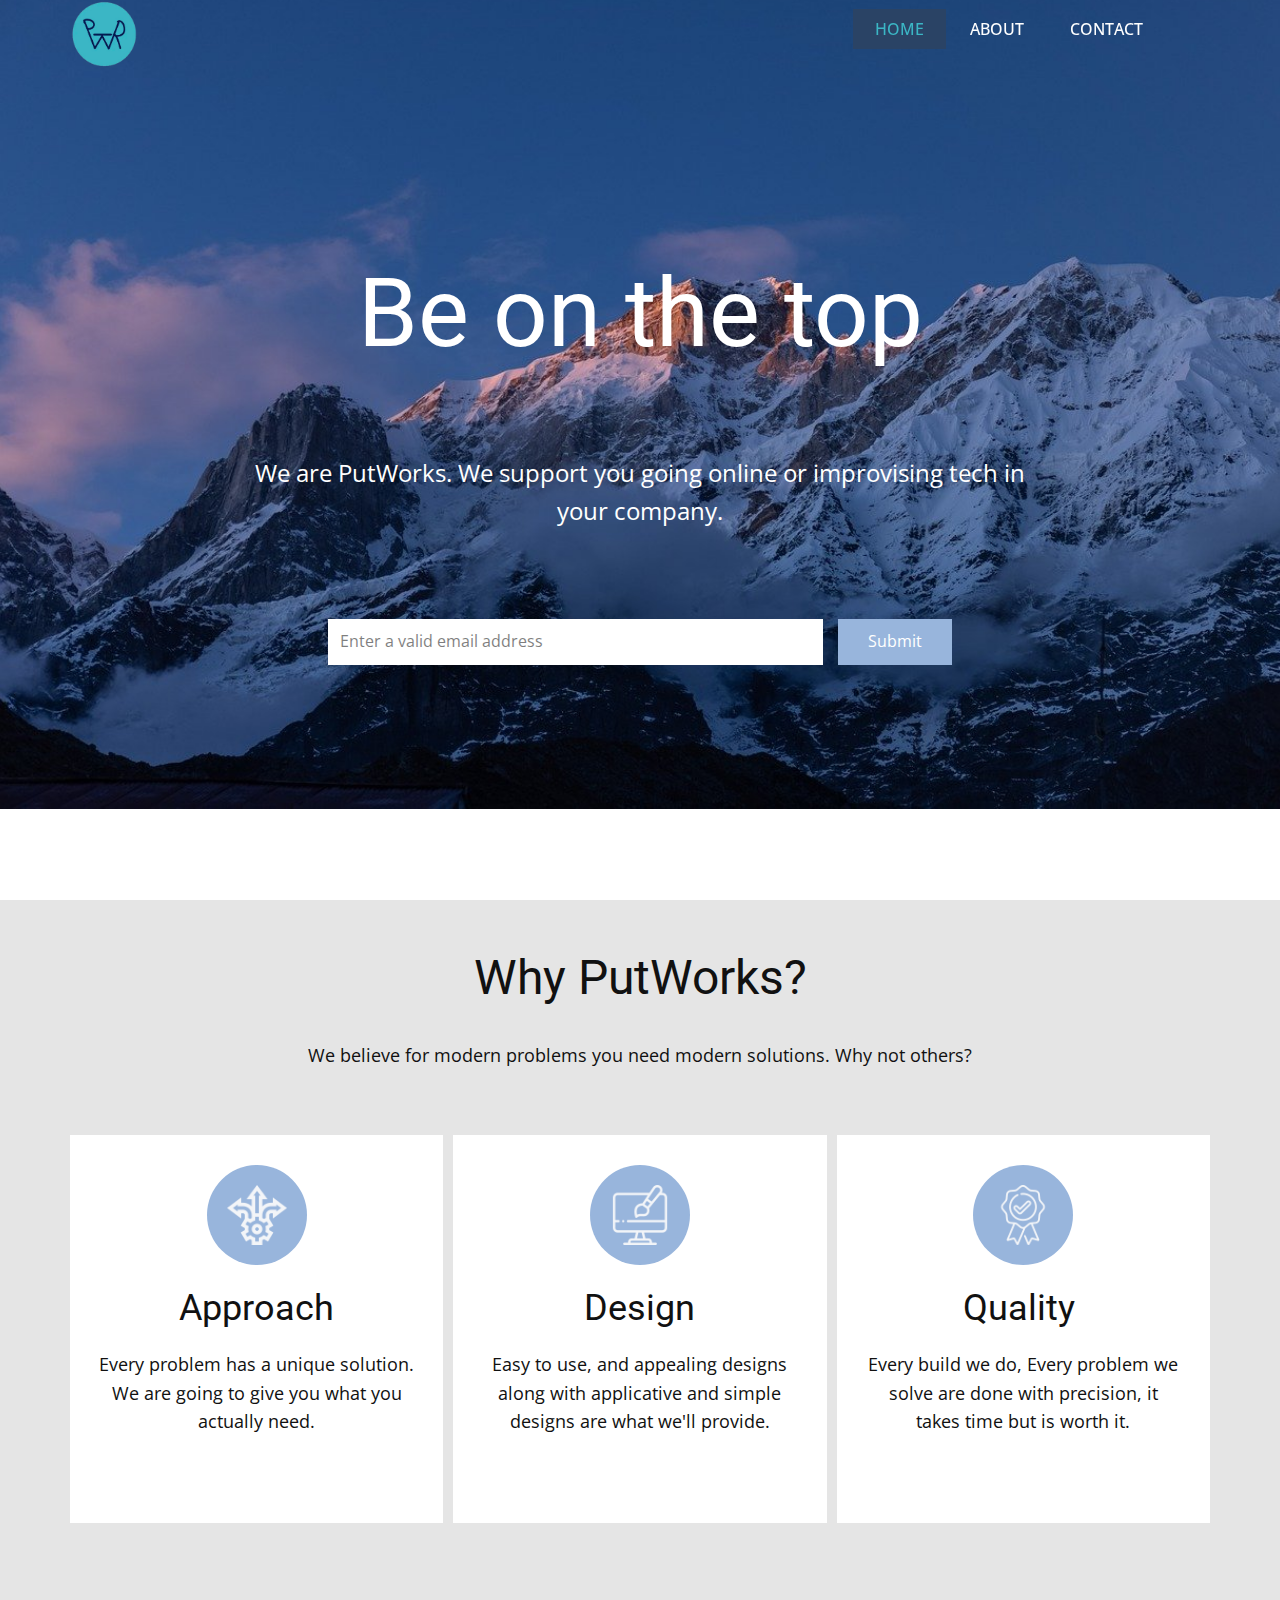
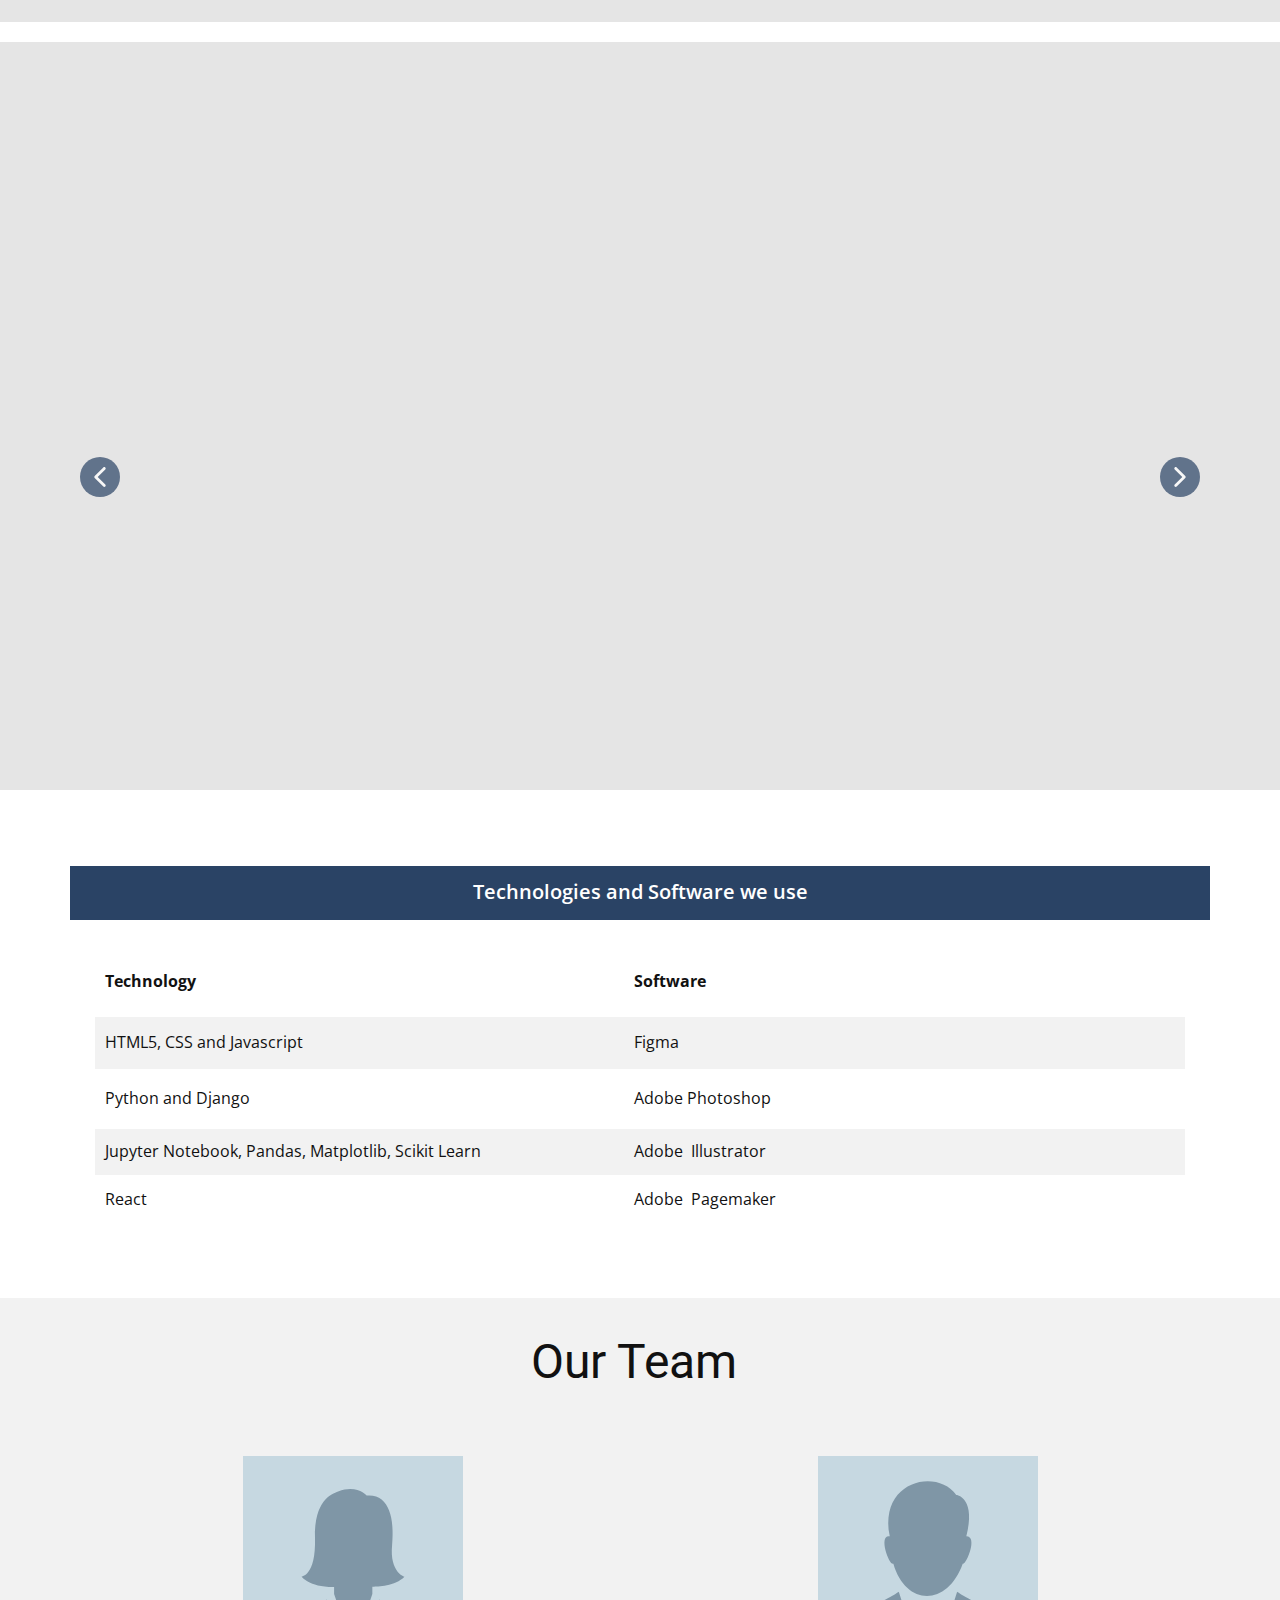
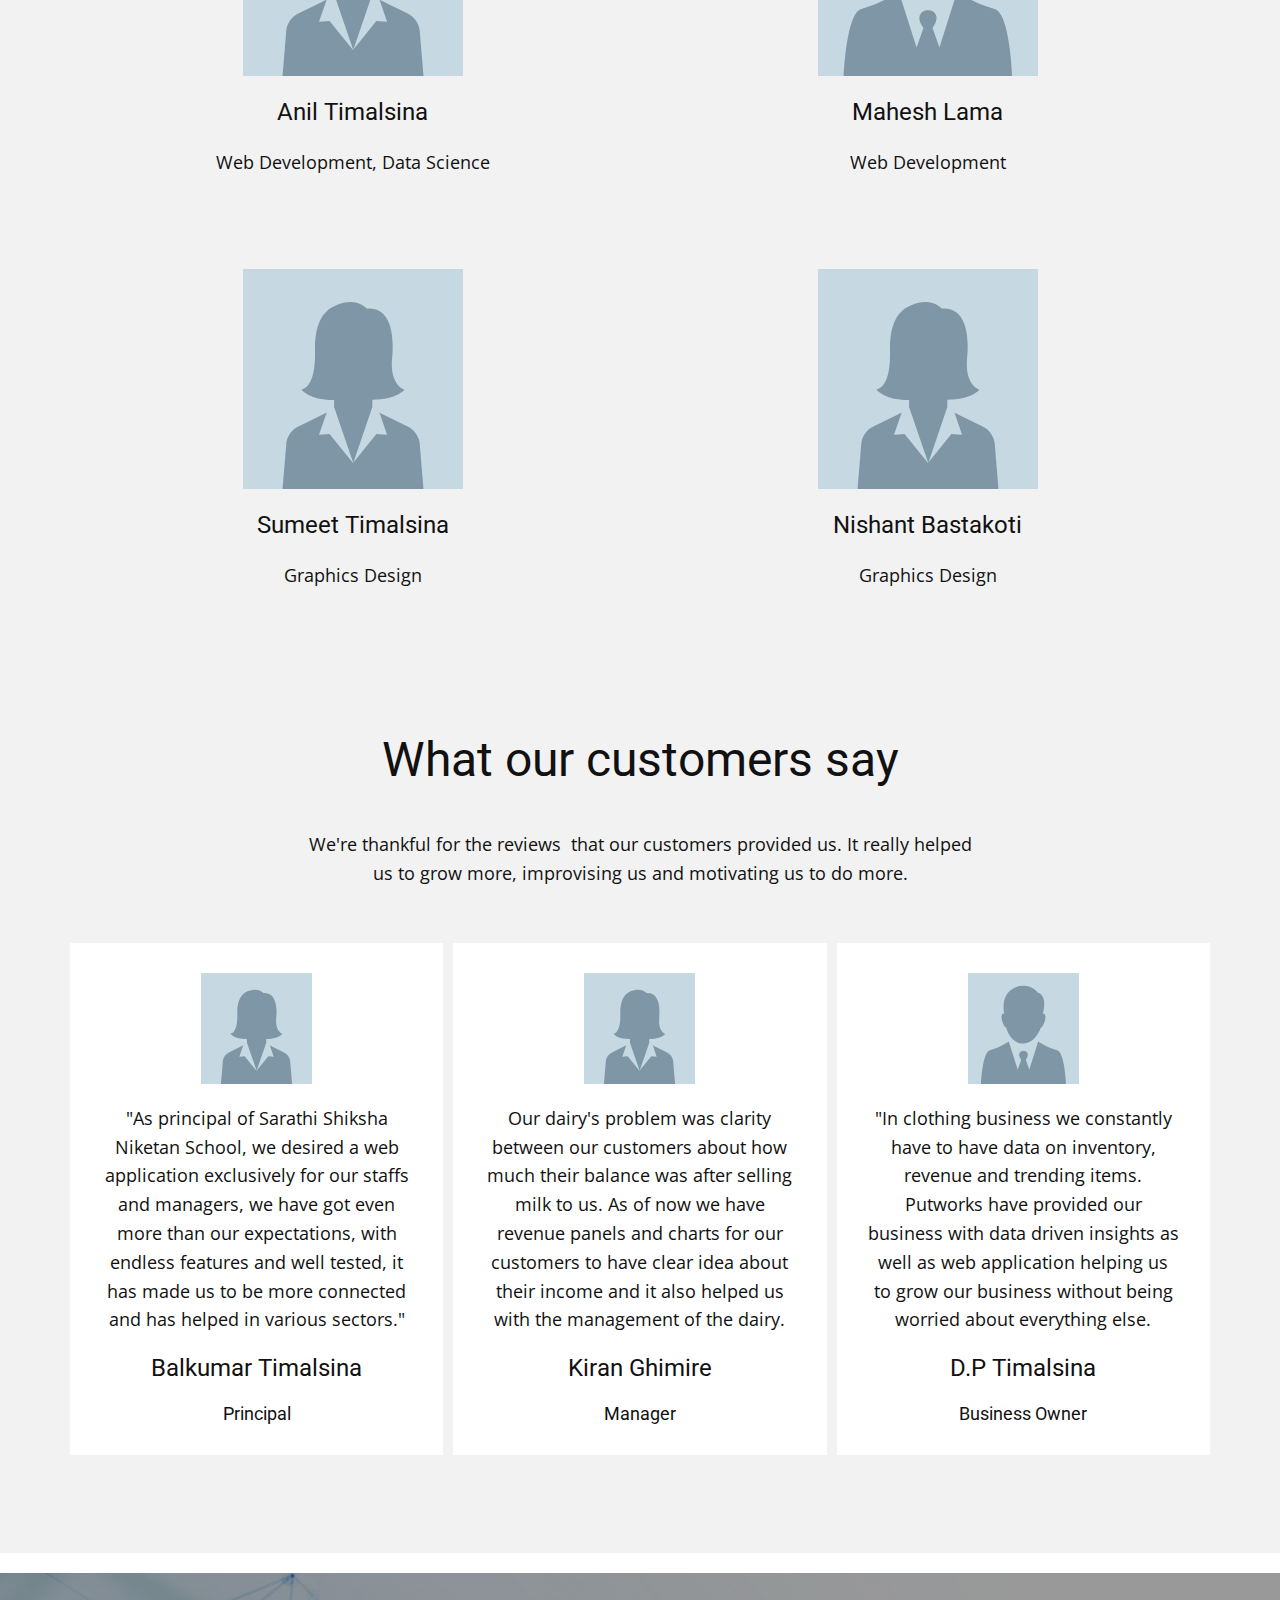
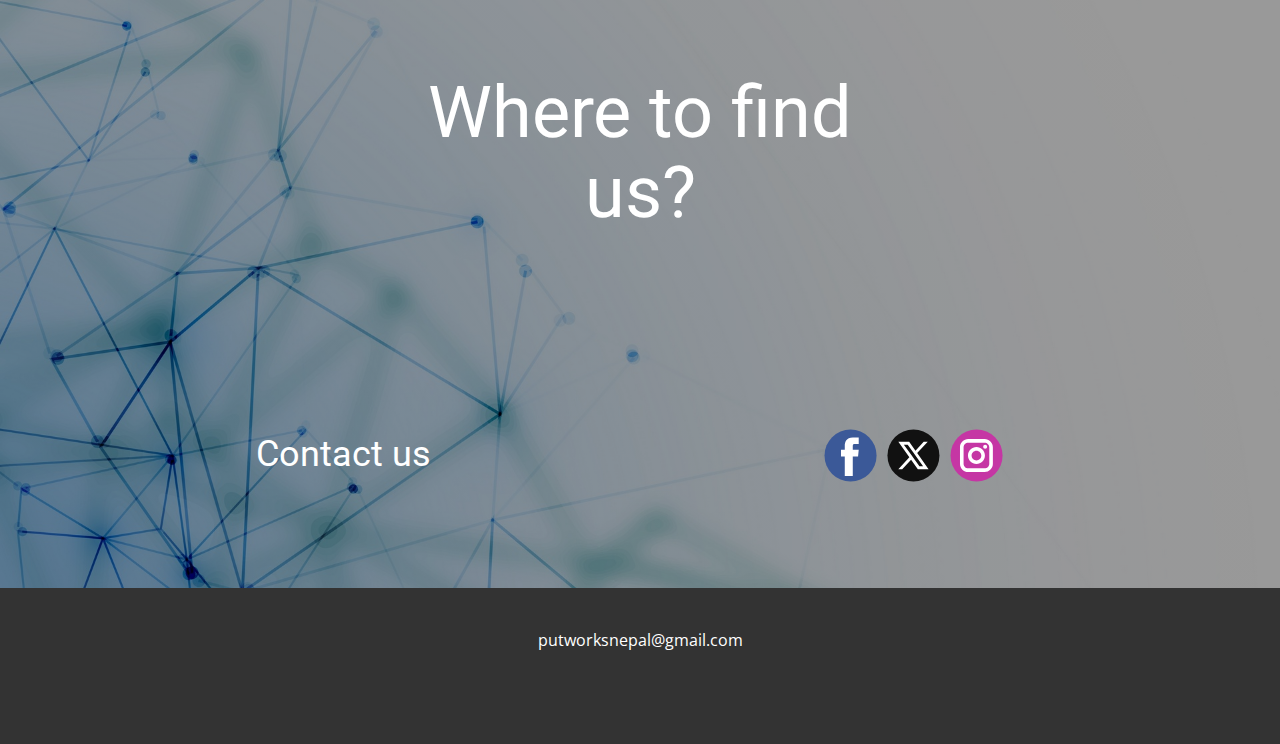
<file: index.html>
<!DOCTYPE html>
<html style="font-size: 16px;" lang="en"><head>
    <meta name="viewport" content="width=device-width, initial-scale=1.0">
    <meta charset="utf-8">
    <meta name="keywords" content="Be the first to know, Key Features, Doing The Right Things, 72, 87, 92, 25, What our customers say, Where to find us?">
    <meta name="description" content="">
    <title>Home</title>
    <link rel="stylesheet" href="utility.css" media="screen">
<link rel="stylesheet" href="index.css" media="screen">
    <script class="u-script" type="text/javascript" src="jquery.js" defer=""></script>
    <script class="u-script" type="text/javascript" src="utility.js" defer=""></script>
    <meta name="generator" content="Nicepage 6.21.1, nicepage.com">
    <meta name="referrer" content="origin">
    <link id="u-theme-google-font" rel="stylesheet" href="https://fonts.googleapis.com/css?family=Roboto:100,100i,300,300i,400,400i,500,500i,700,700i,900,900i|Open+Sans:300,300i,400,400i,500,500i,600,600i,700,700i,800,800i">    
    
    
    
    <script type="application/ld+json">{
		"@context": "http://schema.org",
		"@type": "Organization",
		"name": "PutWorks",
		"logo": "images/PutWorksNoBG.png"
}</script>
    <meta name="theme-color" content="#2a4365">
    <meta property="og:title" content="Home">
    <meta property="og:description" content="">
    <meta property="og:type" content="website">
  <meta data-intl-tel-input-cdn-path="intlTelInput/"></head>
  <body data-home-page="Home.html" data-home-page-title="Home" data-path-to-root="./" data-include-products="false" class="u-body u-overlap u-overlap-contrast u-overlap-transparent u-xl-mode" data-lang="en"><header class="u-clearfix u-header u-shading u-sticky u-header" id="sec-870b"><div class="u-clearfix u-sheet u-sheet-1">
        <a href="#" class="u-image u-logo u-image-1" data-image-width="363" data-image-height="371">
          <img src="images/PutWorksNoBG.png" class="u-logo-image u-logo-image-1">
        </a>
        <nav class="u-menu u-menu-one-level u-offcanvas u-menu-1">
          <div class="menu-collapse" style="font-size: 1rem; letter-spacing: 0px; text-transform: uppercase; font-weight: 500;">
            <a class="u-button-style u-custom-active-border-color u-custom-active-color u-custom-border u-custom-border-color u-custom-borders u-custom-hover-border-color u-custom-hover-color u-custom-left-right-menu-spacing u-custom-padding-bottom u-custom-text-active-color u-custom-text-color u-custom-text-hover-color u-custom-top-bottom-menu-spacing u-hamburger-link u-nav-link u-hamburger-link-1" href="#">
              <svg class="u-svg-link" viewBox="0 0 24 24"><use xlink:href="#svg-da4c"></use></svg>
              <svg class="u-svg-content" version="1.1" id="svg-da4c" viewBox="0 0 16 16" x="0px" y="0px" xmlns:xlink="http://www.w3.org/1999/xlink" xmlns="http://www.w3.org/2000/svg"><g><rect y="1" width="16" height="2"></rect><rect y="7" width="16" height="2"></rect><rect y="13" width="16" height="2"></rect>
</g></svg>
            </a>
          </div>
          <div class="u-custom-menu u-nav-container">
            <ul class="u-nav u-spacing-2 u-unstyled u-nav-1"><li class="u-nav-item"><a class="u-active-palette-1-base u-border-2 u-border-active-palette-1-base u-border-hover-palette-1-light-1 u-button-style u-hover-palette-1-light-1 u-nav-link u-text-active-custom-color-8 u-text-hover-palette-3-dark-2 u-text-white" href="./" style="padding: 10px 20px;">Home</a>
</li><li class="u-nav-item"><a class="u-active-palette-1-base u-border-2 u-border-active-palette-1-base u-border-hover-palette-1-light-1 u-button-style u-hover-palette-1-light-1 u-nav-link u-text-active-custom-color-8 u-text-hover-palette-3-dark-2 u-text-white" href="About.html" style="padding: 10px 20px;">About</a>
</li><li class="u-nav-item"><a class="u-active-palette-1-base u-border-2 u-border-active-palette-1-base u-border-hover-palette-1-light-1 u-button-style u-hover-palette-1-light-1 u-nav-link u-text-active-custom-color-8 u-text-hover-palette-3-dark-2 u-text-white" href="Contact.html" style="padding: 10px 20px;">Contact</a>
</li></ul>
          </div>
          <div class="u-custom-menu u-nav-container-collapse">
            <div class="u-black u-container-style u-inner-container-layout u-opacity u-opacity-95 u-sidenav">
              <div class="u-inner-container-layout u-sidenav-overflow">
                <div class="u-menu-close"></div>
                <ul class="u-align-center u-nav u-popupmenu-items u-unstyled u-nav-2"><li class="u-nav-item"><a class="u-button-style u-nav-link" href="./">Home</a>
</li><li class="u-nav-item"><a class="u-button-style u-nav-link" href="About.html">About</a>
</li><li class="u-nav-item"><a class="u-button-style u-nav-link" href="Contact.html">Contact</a>
</li></ul>
              </div>
            </div>
            <div class="u-black u-menu-overlay u-opacity u-opacity-70"></div>
          </div>
        </nav>
      </div></header>
    <section class="skrollable u-clearfix u-image u-parallax u-section-1" src="" data-image-width="1280" data-image-height="854" id="sec-f8b4">
      <div class="u-clearfix u-sheet u-valign-middle-lg u-valign-middle-md u-valign-middle-sm u-sheet-1">
        <h1 class="u-align-center u-heading-font u-text u-text-default-lg u-text-default-md u-text-default-xl u-text-white u-title u-text-1">Be on the top </h1>
        <p class="u-align-center u-large-text u-text u-text-font u-text-variant u-text-white u-text-2">We are PutWorks. We support you going online or improvising tech in your company.</p>
        <div class="u-align-center u-expanded-width-sm u-expanded-width-xs u-form u-form-1">
          <form action="https://forms.nicepagesrv.com/v2/form/process" class="u-block-ef26-47 u-clearfix u-form-horizontal u-form-spacing-15 u-inner-form" source="email" style="">
            <div class="u-form-email u-form-group">
              <label for="email-7771" class="u-form-control-hidden u-label">Email</label>
              <input type="email" placeholder="Enter a valid email address" id="email-7771" name="email" class="u-border-no-bottom u-border-no-left u-border-no-right u-border-no-top u-input u-input-rectangle" required="">
            </div>
            <div class="u-form-group u-form-submit">
              <a href="#" class="u-border-none u-btn u-btn-submit u-button-style u-palette-1-light-1 u-btn-1">Submit</a>
              <input type="submit" value="submit" class="u-form-control-hidden">
            </div>
            <div class="u-form-send-message u-form-send-success">Thank you! Your message has been sent.</div>
            <div class="u-form-send-error u-form-send-message">Unable to send your message. Please fix errors then try again.</div>
            <input type="hidden" value="" name="recaptchaResponse">
            <input type="hidden" name="formServices" value="118bc0db-e765-15ea-a459-097bf068848c">
          </form>
        </div>
      </div>
    </section>
    <section class="u-align-center u-clearfix u-container-align-center u-grey-10 u-section-2" id="sec-fa3c">
      <div class="u-clearfix u-sheet u-sheet-1">
        <h2 class="u-text u-text-1">Why PutWorks?</h2>
        <p class="u-text u-text-default-lg u-text-default-md u-text-default-sm u-text-default-xl u-text-2">We believe for modern problems you need modern solutions. Why not others?</p>
        <div class="u-expanded-width u-list u-list-1">
          <div class="u-repeater u-repeater-1">
            <div class="u-container-align-center u-container-style u-list-item u-repeater-item u-white u-list-item-1">
              <div class="u-container-layout u-similar-container u-container-layout-1"><span class="u-align-center u-file-icon u-icon u-icon-circle u-palette-1-light-1 u-text-palette-2-light-3 u-icon-1"><img src="images/3188516-ce94f2e7.png" alt=""></span>
                <h3 class="u-align-center u-text u-text-3">Approach </h3>
                <p class="u-align-center u-text u-text-4">Every problem has a unique solution. We are going to give you what you actually need.</p>
              </div>
            </div>
            <div class="u-align-center u-container-align-center u-container-style u-list-item u-repeater-item u-white u-list-item-2">
              <div class="u-container-layout u-similar-container u-container-layout-2"><span class="u-align-center u-file-icon u-icon u-icon-circle u-palette-1-light-1 u-text-palette-2-light-3 u-icon-2"><img src="images/3159310-e1003d36.png" alt=""></span>
                <h3 class="u-align-center u-text u-text-5">Design</h3>
                <p class="u-align-center u-text u-text-6">Easy to use, and appealing ​designs along with applicative and simple designs are what we'll provide.</p>
              </div>
            </div>
            <div class="u-align-center u-container-align-center u-container-style u-list-item u-repeater-item u-white u-list-item-3">
              <div class="u-container-layout u-similar-container u-container-layout-3"><span class="u-align-center u-file-icon u-icon u-icon-circle u-palette-1-light-1 u-text-palette-2-light-3 u-icon-3"><img src="images/1534216-d131dd35.png" alt=""></span>
                <h3 class="u-align-center u-text u-text-7">Quality&nbsp;</h3>
                <p class="u-align-center u-text u-text-8">Every build we do, Every problem we solve are done with precision, it takes time but is worth it. </p>
              </div>
            </div>
          </div>
        </div>
      </div>
    </section>
    <section class="u-align-center u-clearfix u-container-align-center u-grey-10 u-section-3" src="" id="carousel_5a99">
      <div class="u-clearfix u-sheet u-sheet-1">
        <h2 class="u-align-center u-text u-text-1" data-animation-name="customAnimationIn" data-animation-duration="1500" data-animation-delay="0">Services We Provide</h2>
        <p class="u-align-center u-text u-text-2" data-animation-name="customAnimationIn" data-animation-duration="1500" data-animation-delay="200"> We specialize in Web Application development and Data Science. Logos Designs, and other designs are also our top features. </p>
        <div class="u-expanded-width u-layout-horizontal u-list u-list-1">
          <div class="u-repeater u-repeater-1">
            <div class="u-container-style u-custom-color-6 u-list-item u-radius u-repeater-item u-shape-round u-list-item-1" data-animation-name="customAnimationIn" data-animation-duration="1500" data-animation-delay="500">
              <div class="u-container-layout u-similar-container u-valign-top u-container-layout-1"><span class="u-align-left u-file-icon u-icon u-text-palette-1-dark-1 u-icon-1" data-animation-name="" data-animation-duration="0" data-animation-delay="0" data-animation-direction=""><img src="images/1774903-e9230754.png" alt=""></span>
                <h4 class="u-align-left u-text u-text-palette-1-base u-text-3">Web Applications</h4>
                <p class="u-align-left u-text u-text-default u-text-4"> "Transform data into strategic insights with AI and machine learning for smarter, data-driven decisions." </p>
                <a href="#" class="u-active-none u-align-left u-border-active-palette-1-base u-border-hover-palette-1-base u-border-none u-btn u-button-style u-hover-none u-none u-text-active-black u-text-hover-black u-text-palette-1-base u-btn-1"> Learn More&nbsp;&nbsp;<span class="u-file-icon u-icon u-text-palette-1-base"><img src="images/9.png" alt=""></span>
                </a>
              </div>
            </div>
            <div class="u-container-style u-custom-color-6 u-list-item u-radius u-repeater-item u-shape-round u-list-item-2" data-animation-name="customAnimationIn" data-animation-duration="1500" data-animation-delay="500">
              <div class="u-container-layout u-similar-container u-valign-top u-container-layout-2"><span class="u-align-left u-file-icon u-icon u-text-palette-1-dark-1 u-icon-3" data-animation-name="" data-animation-duration="0" data-animation-delay="0" data-animation-direction=""><img src="images/8637253-0965f31a.png" alt=""></span>
                <h4 class="u-align-left u-text u-text-palette-1-base u-text-5">Data Science </h4>
                <p class="u-align-left u-text u-text-default u-text-6"> "Build responsive, high-performance websites that enhance user experience and strengthen your brand's online presence." </p>
                <a href="#" class="u-active-none u-align-left u-border-active-palette-1-base u-border-hover-palette-1-base u-border-none u-btn u-button-style u-hover-none u-none u-text-active-black u-text-hover-black u-text-palette-1-base u-btn-2"> Learn More&nbsp;&nbsp;<span class="u-file-icon u-icon u-text-palette-1-base"><img src="images/9.png" alt=""></span>
                </a>
              </div>
            </div>
            <div class="u-container-style u-custom-color-6 u-list-item u-radius u-repeater-item u-shape-round u-list-item-3" data-animation-name="customAnimationIn" data-animation-duration="1500" data-animation-delay="500">
              <div class="u-container-layout u-similar-container u-valign-top u-container-layout-3"><span class="u-align-left u-file-icon u-icon u-text-custom-color-5 u-icon-5" data-animation-name="" data-animation-duration="0" data-animation-delay="0" data-animation-direction=""><img src="images/3939992-0a4f9172.png" alt=""></span>
                <h4 class="u-align-left u-text u-text-palette-1-base u-text-7">Graphic Designs</h4>
                <p class="u-align-left u-text u-text-default u-text-8"> "Craft visually compelling designs that captivate audiences, elevate your brand, and communicate your unique story." </p>
                <a href="#" class="u-active-none u-align-left u-border-active-palette-1-base u-border-hover-palette-1-base u-border-none u-btn u-button-style u-hover-none u-none u-text-active-black u-text-hover-black u-text-palette-1-base u-btn-3"> Learn More&nbsp;&nbsp;<span class="u-file-icon u-icon u-text-palette-1-base"><img src="images/9.png" alt=""></span>
                </a>
              </div>
            </div>
          </div>
          <a class="u-absolute-vcenter u-gallery-nav u-gallery-nav-prev u-hover-palette-1-light-2 u-icon-circle u-opacity u-opacity-70 u-palette-1-base u-spacing-10 u-text-white u-gallery-nav-1" href="#" role="button">
            <span aria-hidden="true">
              <svg viewBox="0 0 451.847 451.847"><path d="M97.141,225.92c0-8.095,3.091-16.192,9.259-22.366L300.689,9.27c12.359-12.359,32.397-12.359,44.751,0
c12.354,12.354,12.354,32.388,0,44.748L173.525,225.92l171.903,171.909c12.354,12.354,12.354,32.391,0,44.744
c-12.354,12.365-32.386,12.365-44.745,0l-194.29-194.281C100.226,242.115,97.141,234.018,97.141,225.92z"></path></svg>
            </span>
            <span class="sr-only">
              <svg viewBox="0 0 451.847 451.847"><path d="M97.141,225.92c0-8.095,3.091-16.192,9.259-22.366L300.689,9.27c12.359-12.359,32.397-12.359,44.751,0
c12.354,12.354,12.354,32.388,0,44.748L173.525,225.92l171.903,171.909c12.354,12.354,12.354,32.391,0,44.744
c-12.354,12.365-32.386,12.365-44.745,0l-194.29-194.281C100.226,242.115,97.141,234.018,97.141,225.92z"></path></svg>
            </span>
          </a>
          <a class="u-absolute-vcenter u-gallery-nav u-gallery-nav-next u-hover-palette-1-light-2 u-icon-circle u-opacity u-opacity-70 u-palette-1-base u-spacing-10 u-text-white u-gallery-nav-2" href="#" role="button">
            <span aria-hidden="true">
              <svg viewBox="0 0 451.846 451.847"><path d="M345.441,248.292L151.154,442.573c-12.359,12.365-32.397,12.365-44.75,0c-12.354-12.354-12.354-32.391,0-44.744
L278.318,225.92L106.409,54.017c-12.354-12.359-12.354-32.394,0-44.748c12.354-12.359,32.391-12.359,44.75,0l194.287,194.284
c6.177,6.18,9.262,14.271,9.262,22.366C354.708,234.018,351.617,242.115,345.441,248.292z"></path></svg>
            </span>
            <span class="sr-only">
              <svg viewBox="0 0 451.846 451.847"><path d="M345.441,248.292L151.154,442.573c-12.359,12.365-32.397,12.365-44.75,0c-12.354-12.354-12.354-32.391,0-44.744
L278.318,225.92L106.409,54.017c-12.354-12.359-12.354-32.394,0-44.748c12.354-12.359,32.391-12.359,44.75,0l194.287,194.284
c6.177,6.18,9.262,14.271,9.262,22.366C354.708,234.018,351.617,242.115,345.441,248.292z"></path></svg>
            </span>
          </a>
        </div>
      </div>
    </section>
    <section class="u-align-center u-clearfix u-container-align-center u-section-4" id="sec-5224">
      <div class="u-clearfix u-sheet u-valign-middle-lg u-valign-middle-md u-valign-middle-sm u-valign-middle-xl u-sheet-1">
        <div class="u-expanded-width u-tab-links-align-justify u-tabs u-tabs-1">
          <ul class="u-border-2 u-border-palette-1-base u-spacing-10 u-tab-list u-unstyled" role="tablist"><li class="u-tab-item" role="presentation"><a class="active u-active-palette-1-base u-button-style u-grey-10 u-tab-link u-text-active-white u-text-black u-tab-link-1" id="link-tab-0da5" href="#tab-0da5" role="tab" aria-controls="tab-0da5" aria-selected="true">Technologies and Software we use</a>
</li></ul>
          <div class="u-tab-content">
            <div class="u-container-style u-tab-active u-tab-pane u-white u-tab-pane-1" id="tab-0da5" role="tabpanel" aria-labelledby="link-tab-0da5">
              <div class="u-container-layout u-container-layout-1">
                <div class="u-expanded-width u-table u-table-responsive u-table-1">
                  <table class="u-table-entity">
                    <colgroup>
                      <col width="48.5%">
                      <col width="51.5%">
                    </colgroup>
                    <tbody class="u-table-alt-grey-5 u-table-body">
                      <tr style="height: 71px;">
                        <td class="u-table-cell u-table-cell-1">Technology<span style="font-weight: 700;"></span>
                        </td>
                        <td class="u-table-cell u-table-cell-2">Software</td>
                      </tr>
                      <tr style="height: 52px;">
                        <td class="u-table-cell"> HTML5, CSS and Javascript</td>
                        <td class="u-table-cell"> Figma </td>
                      </tr>
                      <tr style="height: 60px;">
                        <td class="u-table-cell">Python​ and Django&nbsp;</td>
                        <td class="u-table-cell">Adobe Photoshop</td>
                      </tr>
                      <tr style="height: 39px;">
                        <td class="u-table-cell"> Jupyter Notebook, Pandas, Matplotlib, Scikit Learn</td>
                        <td class="u-table-cell">Adobe&nbsp; Illustrator</td>
                      </tr>
                      <tr style="height: 51px;">
                        <td class="u-table-cell">React </td>
                        <td class="u-table-cell">Adobe&nbsp; Pagemaker </td>
                      </tr>
                    </tbody>
                  </table>
                </div>
              </div>
            </div>
          </div>
        </div>
      </div>
    </section>
    <section class="u-align-center u-clearfix u-container-align-center u-grey-5 u-section-5" id="sec-3676">
      <div class="u-clearfix u-sheet u-valign-middle u-sheet-1">
        <h2 class="u-align-center u-text u-text-default u-text-1">Our Team&nbsp;</h2>
        <div class="u-expanded-width u-list u-list-1">
          <div class="u-repeater u-repeater-1">
            <div class="u-align-center u-container-align-center u-container-style u-list-item u-repeater-item">
              <div class="u-container-layout u-similar-container u-valign-top-lg u-valign-top-md u-valign-top-sm u-valign-top-xl u-container-layout-1">
                <img alt="" class="u-image u-image-default u-image-1" data-image-width="150" data-image-height="150" src="images/b2b5bf27.svg">
                <h4 class="u-text u-text-2">Anil Timalsina</h4>
                <p class="u-text u-text-3">Web Development, Data Science </p>
              </div>
            </div>
            <div class="u-align-center u-container-align-center u-container-style u-list-item u-repeater-item">
              <div class="u-container-layout u-similar-container u-valign-top-lg u-valign-top-md u-valign-top-sm u-valign-top-xl u-container-layout-2">
                <img alt="" class="u-image u-image-default u-image-2" data-image-width="150" data-image-height="150" src="images/d7eabcf5.svg">
                <h4 class="u-text u-text-4">Mahesh Lama </h4>
                <p class="u-text u-text-5">Web Development</p>
              </div>
            </div>
            <div class="u-align-center u-container-align-center u-container-style u-list-item u-repeater-item">
              <div class="u-container-layout u-similar-container u-valign-top-lg u-valign-top-md u-valign-top-sm u-valign-top-xl u-container-layout-3">
                <img alt="" class="u-image u-image-default u-image-3" data-image-width="150" data-image-height="150" src="images/b2b5bf27.svg">
                <h4 class="u-text u-text-6">Sumeet Timalsina</h4>
                <p class="u-text u-text-7">Graphics Design</p>
              </div>
            </div>
            <div class="u-align-center u-container-align-center u-container-style u-list-item u-repeater-item">
              <div class="u-container-layout u-similar-container u-valign-top-lg u-valign-top-md u-valign-top-sm u-valign-top-xl u-container-layout-4">
                <img alt="" class="u-image u-image-default u-image-4" data-image-width="150" data-image-height="150" src="images/b2b5bf27.svg">
                <h4 class="u-text u-text-8">Nishant Bastakoti</h4>
                <p class="u-text u-text-9">Graphics Design</p>
              </div>
            </div>
          </div>
        </div>
      </div>
    </section>
    <section class="u-align-center u-clearfix u-container-align-center u-grey-5 u-section-6" id="sec-b4b0">
      <div class="u-clearfix u-sheet u-sheet-1">
        <h2 class="u-text u-text-1">What our customers say</h2>
        <p class="u-text u-text-2">We're thankful for the reviews&nbsp; that our customers provided us. It really helped us to grow more, improvising us and motivating us to do more. </p>
        <div class="u-expanded-width u-list u-list-1">
          <div class="u-repeater u-repeater-1">
            <div class="u-align-center u-container-align-center u-container-style u-list-item u-repeater-item u-white u-list-item-1">
              <div class="u-container-layout u-similar-container u-valign-top u-container-layout-1">
                <img alt="" class="u-image u-image-default u-image-1" src="images/b2b5bf27.svg" data-image-width="256" data-image-height="256">
                <p class="u-text u-text-3">"As principal of Sarathi Shiksha Niketan School, we desired a web application exclusively for our staffs and managers, we have got even more than our expectations, with endless features and well tested, it has made us to be more connected and has helped in various sectors."</p>
                <h4 class="u-align-center u-text u-text-4">Balkumar Timalsina </h4>
                <h6 class="u-text u-text-5">Principal </h6>
              </div>
            </div>
            <div class="u-align-center u-container-align-center u-container-style u-list-item u-repeater-item u-white u-list-item-2">
              <div class="u-container-layout u-similar-container u-valign-top u-container-layout-2">
                <img alt="" class="u-image u-image-default u-image-2" src="images/b2b5bf27.svg" data-image-width="256" data-image-height="256">
                <p class="u-text u-text-6">Our dairy's problem was clarity between our customers about how much their balance was after selling milk to us. As of now we have revenue panels and charts for our customers to have clear idea about their income and it also helped us with the management of the dairy. </p>
                <h4 class="u-align-center u-text u-text-7">Kiran Ghimire</h4>
                <h6 class="u-text u-text-8">Manager</h6>
              </div>
            </div>
            <div class="u-align-center u-container-align-center u-container-style u-list-item u-repeater-item u-white u-list-item-3">
              <div class="u-container-layout u-similar-container u-valign-top u-container-layout-3">
                <img alt="" class="u-image u-image-default u-image-3" src="images/d7eabcf5.svg" data-image-width="256" data-image-height="256">
                <p class="u-text u-text-9">"In clothing business we constantly have to have data on inventory, revenue and trending items. Putworks have provided our business with data driven insights as well as web application helping us to grow our business without being worried about everything else.</p>
                <h4 class="u-align-center u-text u-text-10">D.P Timalsina </h4>
                <h6 class="u-text u-text-11">Business Owner</h6>
              </div>
            </div>
          </div>
        </div>
      </div>
    </section>
    <section class="u-clearfix u-image u-shading u-section-7" src="" id="sec-10a3" data-image-width="7001" data-image-height="4001">
      <div class="u-clearfix u-sheet u-valign-middle-md u-valign-middle-sm u-sheet-1">
        <h1 class="u-align-center u-text u-text-1">Where to find us?</h1>
        <div class="data-layout-selected u-clearfix u-expanded-width-xs u-layout-wrap u-layout-wrap-1">
          <div class="u-gutter-0 u-layout">
            <div class="u-layout-row">
              <div class="u-align-center u-container-align-center u-container-style u-layout-cell u-left-cell u-size-30 u-layout-cell-1">
                <div class="u-container-layout u-valign-middle u-container-layout-1">
                  <h2 class="u-align-center u-text u-text-default u-text-2">Contact us</h2>
                </div>
              </div>
              <div class="u-align-center u-container-align-center u-container-style u-layout-cell u-right-cell u-size-30 u-layout-cell-2">
                <div class="u-container-layout u-container-layout-2">
                  <div class="u-align-center u-social-icons u-spacing-10 u-social-icons-1">
                    <a class="u-social-url" title="facebook" target="_blank" href="https://www.facebook.com/putworks"><span class="u-icon u-social-facebook u-social-icon u-icon-1"><svg class="u-svg-link" preserveAspectRatio="xMidYMin slice" viewBox="0 0 112 112" style=""><use xlink:href="#svg-5324"></use></svg><svg class="u-svg-content" viewBox="0 0 112 112" x="0" y="0" id="svg-5324"><circle fill="currentColor" cx="56.1" cy="56.1" r="55"></circle><path fill="#FFFFFF" d="M73.5,31.6h-9.1c-1.4,0-3.6,0.8-3.6,3.9v8.5h12.6L72,58.3H60.8v40.8H43.9V58.3h-8V43.9h8v-9.2
c0-6.7,3.1-17,17-17h12.5v13.9H73.5z"></path></svg></span>
                    </a>
                    <a class="u-social-url" title="X" target="_blank" href="https://x.com/PutWorks"><span class="u-icon u-social-icon u-social-twitter u-icon-2"><svg class="u-svg-link" preserveAspectRatio="xMidYMin slice" viewBox="0 0 112.2 112.2" style=""><use xlink:href="#svg-f40f"></use></svg><svg class="u-svg-content" viewBox="0 0 112.2 112.2" x="0px" y="0px" id="svg-f40f"><circle fill="currentColor" cx="56" cy="56" r="55"></circle><path fill="#FFFFFF" d="M63.9,51l22.4-24h-8.6L60.3,45.9L46.9,27H24l23.3,32.8L24,85h8.2L51,64.9L65.3,85H88L63.9,51z M55.3,60.2
l-3.7-5.1L35.7,33.1h8.1l12.3,17.2l3.7,5.1l16.6,23.4h-7.8L55.3,60.2z"></path></svg></span>
                    </a>
                    <a class="u-social-url" title="instagram" target="_blank" href="https://www.instagram.com/putworks"><span class="u-icon u-social-icon u-social-instagram u-icon-3"><svg class="u-svg-link" preserveAspectRatio="xMidYMin slice" viewBox="0 0 112 112" style=""><use xlink:href="#svg-8cb3"></use></svg><svg class="u-svg-content" viewBox="0 0 112 112" x="0" y="0" id="svg-8cb3"><circle fill="currentColor" cx="56.1" cy="56.1" r="55"></circle><path fill="#FFFFFF" d="M55.9,38.2c-9.9,0-17.9,8-17.9,17.9C38,66,46,74,55.9,74c9.9,0,17.9-8,17.9-17.9C73.8,46.2,65.8,38.2,55.9,38.2
z M55.9,66.4c-5.7,0-10.3-4.6-10.3-10.3c-0.1-5.7,4.6-10.3,10.3-10.3c5.7,0,10.3,4.6,10.3,10.3C66.2,61.8,61.6,66.4,55.9,66.4z"></path><path fill="#FFFFFF" d="M74.3,33.5c-2.3,0-4.2,1.9-4.2,4.2s1.9,4.2,4.2,4.2s4.2-1.9,4.2-4.2S76.6,33.5,74.3,33.5z"></path><path fill="#FFFFFF" d="M73.1,21.3H38.6c-9.7,0-17.5,7.9-17.5,17.5v34.5c0,9.7,7.9,17.6,17.5,17.6h34.5c9.7,0,17.5-7.9,17.5-17.5V38.8
C90.6,29.1,82.7,21.3,73.1,21.3z M83,73.3c0,5.5-4.5,9.9-9.9,9.9H38.6c-5.5,0-9.9-4.5-9.9-9.9V38.8c0-5.5,4.5-9.9,9.9-9.9h34.5
c5.5,0,9.9,4.5,9.9,9.9V73.3z"></path></svg></span>
                    </a>
                  </div>
                </div>
              </div>
            </div>
          </div>
        </div>
      </div>
    </section>
    
    
    
    <footer class="u-align-center u-clearfix u-container-align-center u-footer u-grey-80 u-footer" id="sec-ecd8"><div class="u-clearfix u-sheet u-sheet-1">
        <p class="u-small-text u-text u-text-variant u-text-1">putworksnepal@gmail.com</p>
      </div></footer>
    <section class="u-backlink u-clearfix u-grey-80">
    </section>
  
</body></html>
</file>
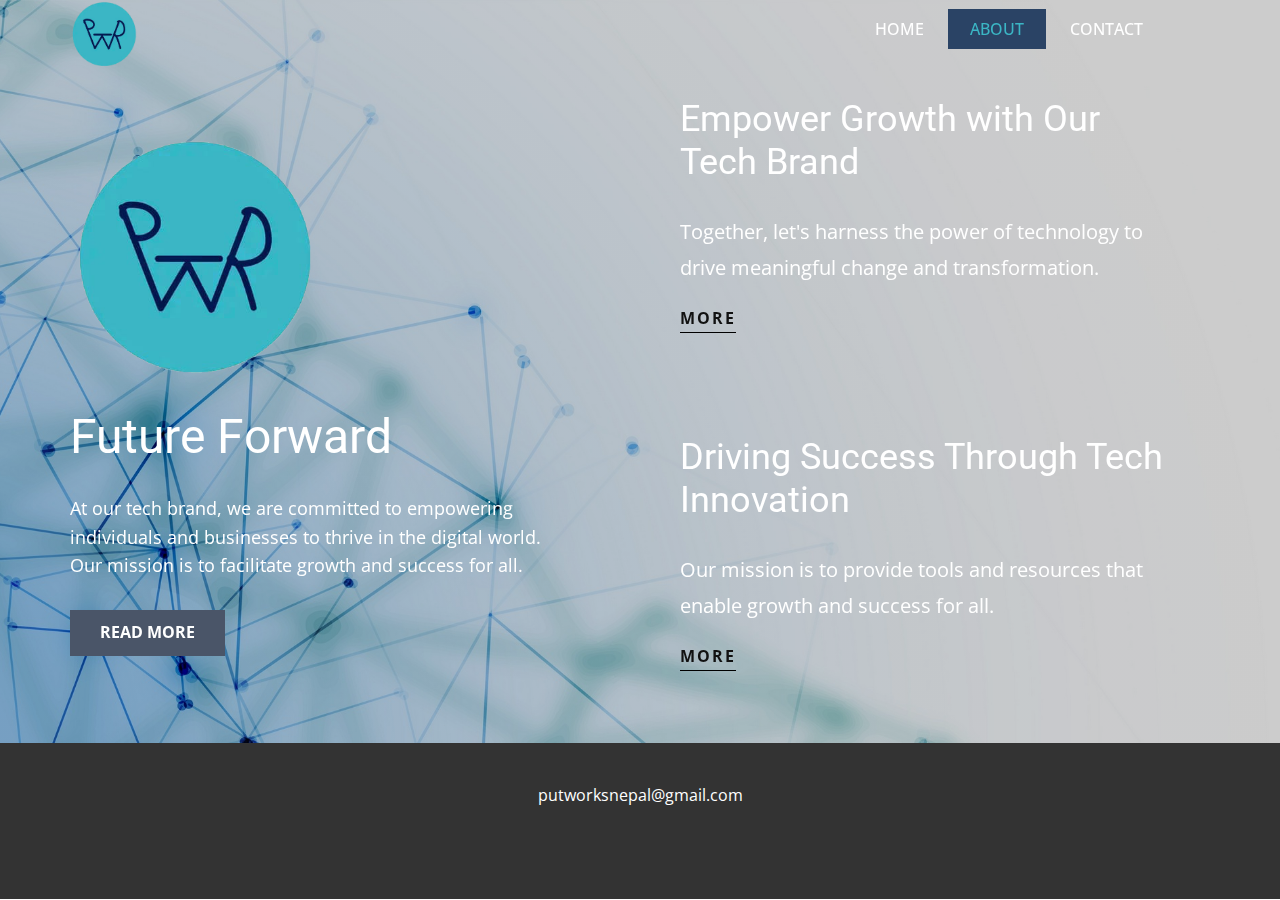
<file: About.html>
<!DOCTYPE html>
<html style="font-size: 16px;" lang="en"><head>
    <meta name="viewport" content="width=device-width, initial-scale=1.0">
    <meta charset="utf-8">
    <meta name="keywords" content="">
    <meta name="description" content="">
    <title>About</title>
    <link rel="stylesheet" href="utility.css" media="screen">
<link rel="stylesheet" href="About.css" media="screen">
    <script class="u-script" type="text/javascript" src="jquery.js" defer=""></script>
    <script class="u-script" type="text/javascript" src="utility.js" defer=""></script>
    <meta name="generator" content="Nicepage 6.21.1, nicepage.com">
    
    <link id="u-theme-google-font" rel="stylesheet" href="https://fonts.googleapis.com/css?family=Roboto:100,100i,300,300i,400,400i,500,500i,700,700i,900,900i|Open+Sans:300,300i,400,400i,500,500i,600,600i,700,700i,800,800i">
    
    
    <script type="application/ld+json">{
		"@context": "http://schema.org",
		"@type": "Organization",
		"name": "PutWorks",
		"logo": "images/PutWorksNoBG.png"
}</script>
    <meta name="theme-color" content="#2a4365">
    <meta property="og:title" content="About">
    <meta property="og:description" content="">
    <meta property="og:type" content="website">
  <meta data-intl-tel-input-cdn-path="intlTelInput/"></head>
  <body data-path-to-root="./" data-include-products="false" class="u-body u-overlap u-overlap-contrast u-overlap-transparent u-xl-mode" data-lang="en"><header class="u-clearfix u-header u-shading u-sticky u-header" id="sec-870b"><div class="u-clearfix u-sheet u-sheet-1">
        <a href="#" class="u-image u-logo u-image-1" data-image-width="363" data-image-height="371">
          <img src="images/PutWorksNoBG.png" class="u-logo-image u-logo-image-1">
        </a>
        <nav class="u-menu u-menu-one-level u-offcanvas u-menu-1">
          <div class="menu-collapse" style="font-size: 1rem; letter-spacing: 0px; text-transform: uppercase; font-weight: 500;">
            <a class="u-button-style u-custom-active-border-color u-custom-active-color u-custom-border u-custom-border-color u-custom-borders u-custom-hover-border-color u-custom-hover-color u-custom-left-right-menu-spacing u-custom-padding-bottom u-custom-text-active-color u-custom-text-color u-custom-text-hover-color u-custom-top-bottom-menu-spacing u-hamburger-link u-nav-link u-hamburger-link-1" href="#">
              <svg class="u-svg-link" viewBox="0 0 24 24"><use xlink:href="#svg-da4c"></use></svg>
              <svg class="u-svg-content" version="1.1" id="svg-da4c" viewBox="0 0 16 16" x="0px" y="0px" xmlns:xlink="http://www.w3.org/1999/xlink" xmlns="http://www.w3.org/2000/svg"><g><rect y="1" width="16" height="2"></rect><rect y="7" width="16" height="2"></rect><rect y="13" width="16" height="2"></rect>
</g></svg>
            </a>
          </div>
          <div class="u-custom-menu u-nav-container">
            <ul class="u-nav u-spacing-2 u-unstyled u-nav-1"><li class="u-nav-item"><a class="u-active-palette-1-base u-border-2 u-border-active-palette-1-base u-border-hover-palette-1-light-1 u-button-style u-hover-palette-1-light-1 u-nav-link u-text-active-custom-color-8 u-text-hover-palette-3-dark-2 u-text-white" href="./" style="padding: 10px 20px;">Home</a>
</li><li class="u-nav-item"><a class="u-active-palette-1-base u-border-2 u-border-active-palette-1-base u-border-hover-palette-1-light-1 u-button-style u-hover-palette-1-light-1 u-nav-link u-text-active-custom-color-8 u-text-hover-palette-3-dark-2 u-text-white" href="About.html" style="padding: 10px 20px;">About</a>
</li><li class="u-nav-item"><a class="u-active-palette-1-base u-border-2 u-border-active-palette-1-base u-border-hover-palette-1-light-1 u-button-style u-hover-palette-1-light-1 u-nav-link u-text-active-custom-color-8 u-text-hover-palette-3-dark-2 u-text-white" href="Contact.html" style="padding: 10px 20px;">Contact</a>
</li></ul>
          </div>
          <div class="u-custom-menu u-nav-container-collapse">
            <div class="u-black u-container-style u-inner-container-layout u-opacity u-opacity-95 u-sidenav">
              <div class="u-inner-container-layout u-sidenav-overflow">
                <div class="u-menu-close"></div>
                <ul class="u-align-center u-nav u-popupmenu-items u-unstyled u-nav-2"><li class="u-nav-item"><a class="u-button-style u-nav-link" href="./">Home</a>
</li><li class="u-nav-item"><a class="u-button-style u-nav-link" href="About.html">About</a>
</li><li class="u-nav-item"><a class="u-button-style u-nav-link" href="Contact.html">Contact</a>
</li></ul>
              </div>
            </div>
            <div class="u-black u-menu-overlay u-opacity u-opacity-70"></div>
          </div>
        </nav>
      </div></header>
    <section class="u-align-center u-clearfix u-container-align-center u-image u-shading u-section-1" data-image-width="1920" data-image-height="1097">
      <div class="u-clearfix u-sheet u-sheet-1">
        <div class="data-layout-selected u-clearfix u-expanded-width u-gutter-20 u-layout-wrap u-layout-wrap-1">
          <div class="u-gutter-0 u-layout">
            <div class="u-layout-row">
              <div class="u-size-30-lg u-size-30-xl u-size-60-md u-size-60-sm u-size-60-xs">
                <div class="u-layout-col">
                  <div class="u-container-align-left u-container-style u-layout-cell u-size-60 u-layout-cell-1" data-animation-name="customAnimationIn" data-animation-duration="1500" data-animation-delay="500">
                    <div class="u-container-layout u-container-layout-1">
                      <div class="custom-expanded u-image u-image-circle u-image-1" data-animation-name="" data-animation-duration="0" data-animation-delay="0" data-animation-direction=""></div>
                      <h2 class="u-align-left u-text u-text-1">Future Forward</h2>
                      <p class="u-align-left u-text u-text-2">At our tech brand, we are committed to empowering individuals and businesses to thrive in the digital world. Our mission is to facilitate growth and success for all.</p>
                      <a href="#" class="u-align-left u-btn u-button-style u-palette-2-base u-btn-1">Read More</a>
                    </div>
                  </div>
                </div>
              </div>
              <div class="u-size-30-lg u-size-30-xl u-size-60-md u-size-60-sm u-size-60-xs">
                <div class="u-layout-col">
                  <div class="u-align-right u-container-align-left u-container-align-right u-container-style u-layout-cell u-size-30 u-layout-cell-2" data-animation-name="customAnimationIn" data-animation-duration="1500" data-animation-delay="500">
                    <div class="u-container-layout u-valign-top u-container-layout-2">
                      <h3 class="u-align-left u-text u-text-3" data-animation-name="customAnimationIn" data-animation-duration="1500" data-animation-delay="500">Empower Growth with Our Tech Brand</h3>
                      <p class="u-align-left u-text u-text-4" data-animation-name="customAnimationIn" data-animation-duration="1500" data-animation-delay="500">Together, let's harness the power of technology to drive meaningful change and transformation.</p>
                      <a href="#" class="u-active-none u-align-center u-border-1 u-border-active-palette-2-base u-border-black u-border-hover-palette-2-base u-border-no-left u-border-no-right u-border-no-top u-btn u-button-style u-hover-none u-none u-text-active-palette-2-base u-text-body-color u-text-hover-palette-2-base u-btn-2">more</a>
                    </div>
                  </div>
                  <div class="u-align-right u-container-align-left u-container-align-right u-container-style u-layout-cell u-size-30 u-layout-cell-3" data-animation-name="customAnimationIn" data-animation-duration="1500" data-animation-delay="500">
                    <div class="u-container-layout u-valign-top u-container-layout-3">
                      <h3 class="u-align-left u-text u-text-5" data-animation-name="customAnimationIn" data-animation-duration="1500" data-animation-delay="500">Driving Success Through Tech Innovation</h3>
                      <p class="u-align-left u-text u-text-6" data-animation-name="customAnimationIn" data-animation-duration="1500" data-animation-delay="500">Our mission is to provide tools and resources that enable growth and success for all.</p>
                      <a href="#" class="u-active-none u-align-center u-border-1 u-border-active-palette-2-base u-border-black u-border-hover-palette-2-base u-border-no-left u-border-no-right u-border-no-top u-btn u-button-style u-hover-none u-none u-text-active-palette-2-base u-text-body-color u-text-hover-palette-2-base u-btn-3">more</a>
                    </div>
                  </div>
                </div>
              </div>
            </div>
          </div>
        </div>
      </div>
    </section>
    
    
    
    <footer class="u-align-center u-clearfix u-container-align-center u-footer u-grey-80 u-footer" id="sec-ecd8"><div class="u-clearfix u-sheet u-sheet-1">
        <p class="u-small-text u-text u-text-variant u-text-1">putworksnepal@gmail.com</p>
      </div></footer>
    <section class="u-backlink u-clearfix u-grey-80">
  
    </section>
  
</body></html>
</file>
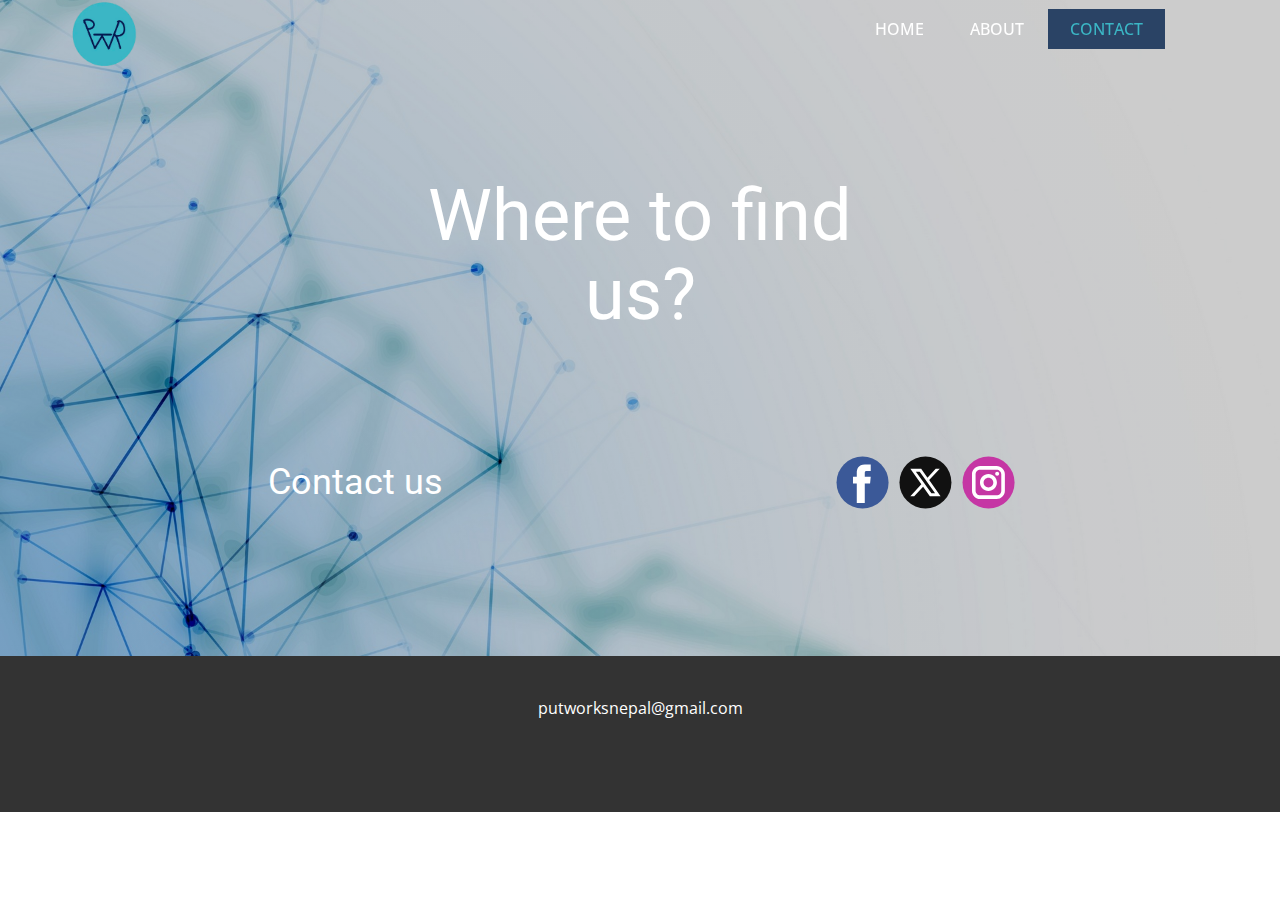
<file: Contact.html>
<!DOCTYPE html>
<html style="font-size: 16px;" lang="en"><head>
    <meta name="viewport" content="width=device-width, initial-scale=1.0">
    <meta charset="utf-8">
    <meta name="keywords" content="">
    <meta name="description" content="">
    <title>Contact</title>
    <link rel="stylesheet" href="utility.css" media="screen">
<link rel="stylesheet" href="Contact.css" media="screen">
    <script class="u-script" type="text/javascript" src="jquery.js" defer=""></script>
    <script class="u-script" type="text/javascript" src="utility.js" defer=""></script>
    <meta name="generator" content="Nicepage 6.21.1, nicepage.com">
    <link id="u-theme-google-font" rel="stylesheet" href="https://fonts.googleapis.com/css?family=Roboto:100,100i,300,300i,400,400i,500,500i,700,700i,900,900i|Open+Sans:300,300i,400,400i,500,500i,600,600i,700,700i,800,800i">
    
    
    
    <script type="application/ld+json">{
		"@context": "http://schema.org",
		"@type": "Organization",
		"name": "PutWorks",
		"logo": "images/PutWorksNoBG.png"
}</script>
    <meta name="theme-color" content="#2a4365">
    <meta property="og:title" content="Contact">
    <meta property="og:description" content="">
    <meta property="og:type" content="website">
  <meta data-intl-tel-input-cdn-path="intlTelInput/"></head>
  <body data-path-to-root="./" data-include-products="false" class="u-body u-overlap u-overlap-contrast u-overlap-transparent u-xl-mode" data-lang="en"><header class="u-clearfix u-header u-shading u-sticky u-header" id="sec-870b"><div class="u-clearfix u-sheet u-sheet-1">
        <a href="#" class="u-image u-logo u-image-1" data-image-width="363" data-image-height="371">
          <img src="images/PutWorksNoBG.png" class="u-logo-image u-logo-image-1">
        </a>
        <nav class="u-menu u-menu-one-level u-offcanvas u-menu-1">
          <div class="menu-collapse" style="font-size: 1rem; letter-spacing: 0px; text-transform: uppercase; font-weight: 500;">
            <a class="u-button-style u-custom-active-border-color u-custom-active-color u-custom-border u-custom-border-color u-custom-borders u-custom-hover-border-color u-custom-hover-color u-custom-left-right-menu-spacing u-custom-padding-bottom u-custom-text-active-color u-custom-text-color u-custom-text-hover-color u-custom-top-bottom-menu-spacing u-hamburger-link u-nav-link u-hamburger-link-1" href="#">
              <svg class="u-svg-link" viewBox="0 0 24 24"><use xlink:href="#svg-da4c"></use></svg>
              <svg class="u-svg-content" version="1.1" id="svg-da4c" viewBox="0 0 16 16" x="0px" y="0px" xmlns:xlink="http://www.w3.org/1999/xlink" xmlns="http://www.w3.org/2000/svg"><g><rect y="1" width="16" height="2"></rect><rect y="7" width="16" height="2"></rect><rect y="13" width="16" height="2"></rect>
</g></svg>
            </a>
          </div>
          <div class="u-custom-menu u-nav-container">
            <ul class="u-nav u-spacing-2 u-unstyled u-nav-1"><li class="u-nav-item"><a class="u-active-palette-1-base u-border-2 u-border-active-palette-1-base u-border-hover-palette-1-light-1 u-button-style u-hover-palette-1-light-1 u-nav-link u-text-active-custom-color-8 u-text-hover-palette-3-dark-2 u-text-white" href="./" style="padding: 10px 20px;">Home</a>
</li><li class="u-nav-item"><a class="u-active-palette-1-base u-border-2 u-border-active-palette-1-base u-border-hover-palette-1-light-1 u-button-style u-hover-palette-1-light-1 u-nav-link u-text-active-custom-color-8 u-text-hover-palette-3-dark-2 u-text-white" href="About.html" style="padding: 10px 20px;">About</a>
</li><li class="u-nav-item"><a class="u-active-palette-1-base u-border-2 u-border-active-palette-1-base u-border-hover-palette-1-light-1 u-button-style u-hover-palette-1-light-1 u-nav-link u-text-active-custom-color-8 u-text-hover-palette-3-dark-2 u-text-white" href="Contact.html" style="padding: 10px 20px;">Contact</a>
</li></ul>
          </div>
          <div class="u-custom-menu u-nav-container-collapse">
            <div class="u-black u-container-style u-inner-container-layout u-opacity u-opacity-95 u-sidenav">
              <div class="u-inner-container-layout u-sidenav-overflow">
                <div class="u-menu-close"></div>
                <ul class="u-align-center u-nav u-popupmenu-items u-unstyled u-nav-2"><li class="u-nav-item"><a class="u-button-style u-nav-link" href="./">Home</a>
</li><li class="u-nav-item"><a class="u-button-style u-nav-link" href="About.html">About</a>
</li><li class="u-nav-item"><a class="u-button-style u-nav-link" href="Contact.html">Contact</a>
</li></ul>
              </div>
            </div>
            <div class="u-black u-menu-overlay u-opacity u-opacity-70"></div>
          </div>
        </nav>
      </div></header>
    <section class="u-clearfix u-container-align-center u-image u-shading u-section-1" id="sec-579d" data-image-width="1920" data-image-height="1097">
      <div class="u-clearfix u-sheet u-sheet-1">
        <h1 class="u-align-center u-text u-text-1">Where to find us?</h1>
        <div class="data-layout-selected u-align-center u-clearfix u-expanded-width u-gutter-0 u-layout-wrap u-layout-wrap-1">
          <div class="u-gutter-0 u-layout">
            <div class="u-layout-row">
              <div class="u-align-center u-container-align-center u-container-style u-layout-cell u-left-cell u-size-30 u-layout-cell-1">
                <div class="u-container-layout u-valign-middle u-container-layout-1">
                  <h2 class="u-align-center u-text u-text-default u-text-2">Contact us</h2>
                </div>
              </div>
              <div class="u-align-center u-container-align-center u-container-style u-layout-cell u-right-cell u-size-30 u-layout-cell-2">
                <div class="u-container-layout u-container-layout-2">
                  <div class="u-align-center u-social-icons u-spacing-10 u-social-icons-1">
                    <a class="u-social-url" title="facebook" target="_blank" href="https://www.facebook.com/putworks"><span class="u-icon u-social-facebook u-social-icon u-icon-1"><svg class="u-svg-link" preserveAspectRatio="xMidYMin slice" viewBox="0 0 112 112" style=""><use xlink:href="#svg-04ab"></use></svg><svg class="u-svg-content" viewBox="0 0 112 112" x="0" y="0" id="svg-04ab"><circle fill="currentColor" cx="56.1" cy="56.1" r="55"></circle><path fill="#FFFFFF" d="M73.5,31.6h-9.1c-1.4,0-3.6,0.8-3.6,3.9v8.5h12.6L72,58.3H60.8v40.8H43.9V58.3h-8V43.9h8v-9.2
c0-6.7,3.1-17,17-17h12.5v13.9H73.5z"></path></svg></span>
                    </a>
                    <a class="u-social-url" title="X" target="_blank" href="https://x.com/PutWorks"><span class="u-icon u-social-icon u-social-twitter u-icon-2"><svg class="u-svg-link" preserveAspectRatio="xMidYMin slice" viewBox="0 0 112.2 112.2" style=""><use xlink:href="#svg-ec98"></use></svg><svg class="u-svg-content" viewBox="0 0 112.2 112.2" x="0px" y="0px" id="svg-ec98"><circle fill="currentColor" cx="56" cy="56" r="55"></circle><path fill="#FFFFFF" d="M63.9,51l22.4-24h-8.6L60.3,45.9L46.9,27H24l23.3,32.8L24,85h8.2L51,64.9L65.3,85H88L63.9,51z M55.3,60.2
l-3.7-5.1L35.7,33.1h8.1l12.3,17.2l3.7,5.1l16.6,23.4h-7.8L55.3,60.2z"></path></svg></span>
                    </a>
                    <a class="u-social-url" title="instagram" target="_blank" href="https://www.instagram.com/putworks"><span class="u-icon u-social-icon u-social-instagram u-icon-3"><svg class="u-svg-link" preserveAspectRatio="xMidYMin slice" viewBox="0 0 112 112" style=""><use xlink:href="#svg-7381"></use></svg><svg class="u-svg-content" viewBox="0 0 112 112" x="0" y="0" id="svg-7381"><circle fill="currentColor" cx="56.1" cy="56.1" r="55"></circle><path fill="#FFFFFF" d="M55.9,38.2c-9.9,0-17.9,8-17.9,17.9C38,66,46,74,55.9,74c9.9,0,17.9-8,17.9-17.9C73.8,46.2,65.8,38.2,55.9,38.2
z M55.9,66.4c-5.7,0-10.3-4.6-10.3-10.3c-0.1-5.7,4.6-10.3,10.3-10.3c5.7,0,10.3,4.6,10.3,10.3C66.2,61.8,61.6,66.4,55.9,66.4z"></path><path fill="#FFFFFF" d="M74.3,33.5c-2.3,0-4.2,1.9-4.2,4.2s1.9,4.2,4.2,4.2s4.2-1.9,4.2-4.2S76.6,33.5,74.3,33.5z"></path><path fill="#FFFFFF" d="M73.1,21.3H38.6c-9.7,0-17.5,7.9-17.5,17.5v34.5c0,9.7,7.9,17.6,17.5,17.6h34.5c9.7,0,17.5-7.9,17.5-17.5V38.8
C90.6,29.1,82.7,21.3,73.1,21.3z M83,73.3c0,5.5-4.5,9.9-9.9,9.9H38.6c-5.5,0-9.9-4.5-9.9-9.9V38.8c0-5.5,4.5-9.9,9.9-9.9h34.5
c5.5,0,9.9,4.5,9.9,9.9V73.3z"></path></svg></span>
                    </a>
                  </div>
                </div>
              </div>
            </div>
          </div>
        </div>
      </div>
    </section>
    
    
    
    <footer class="u-align-center u-clearfix u-container-align-center u-footer u-grey-80 u-footer" id="sec-ecd8"><div class="u-clearfix u-sheet u-sheet-1">
        <p class="u-small-text u-text u-text-variant u-text-1">putworksnepal@gmail.com</p>
      </div></footer>
    <section class="u-backlink u-clearfix u-grey-80">
 
    </section>
  
</body></html>
</file>
